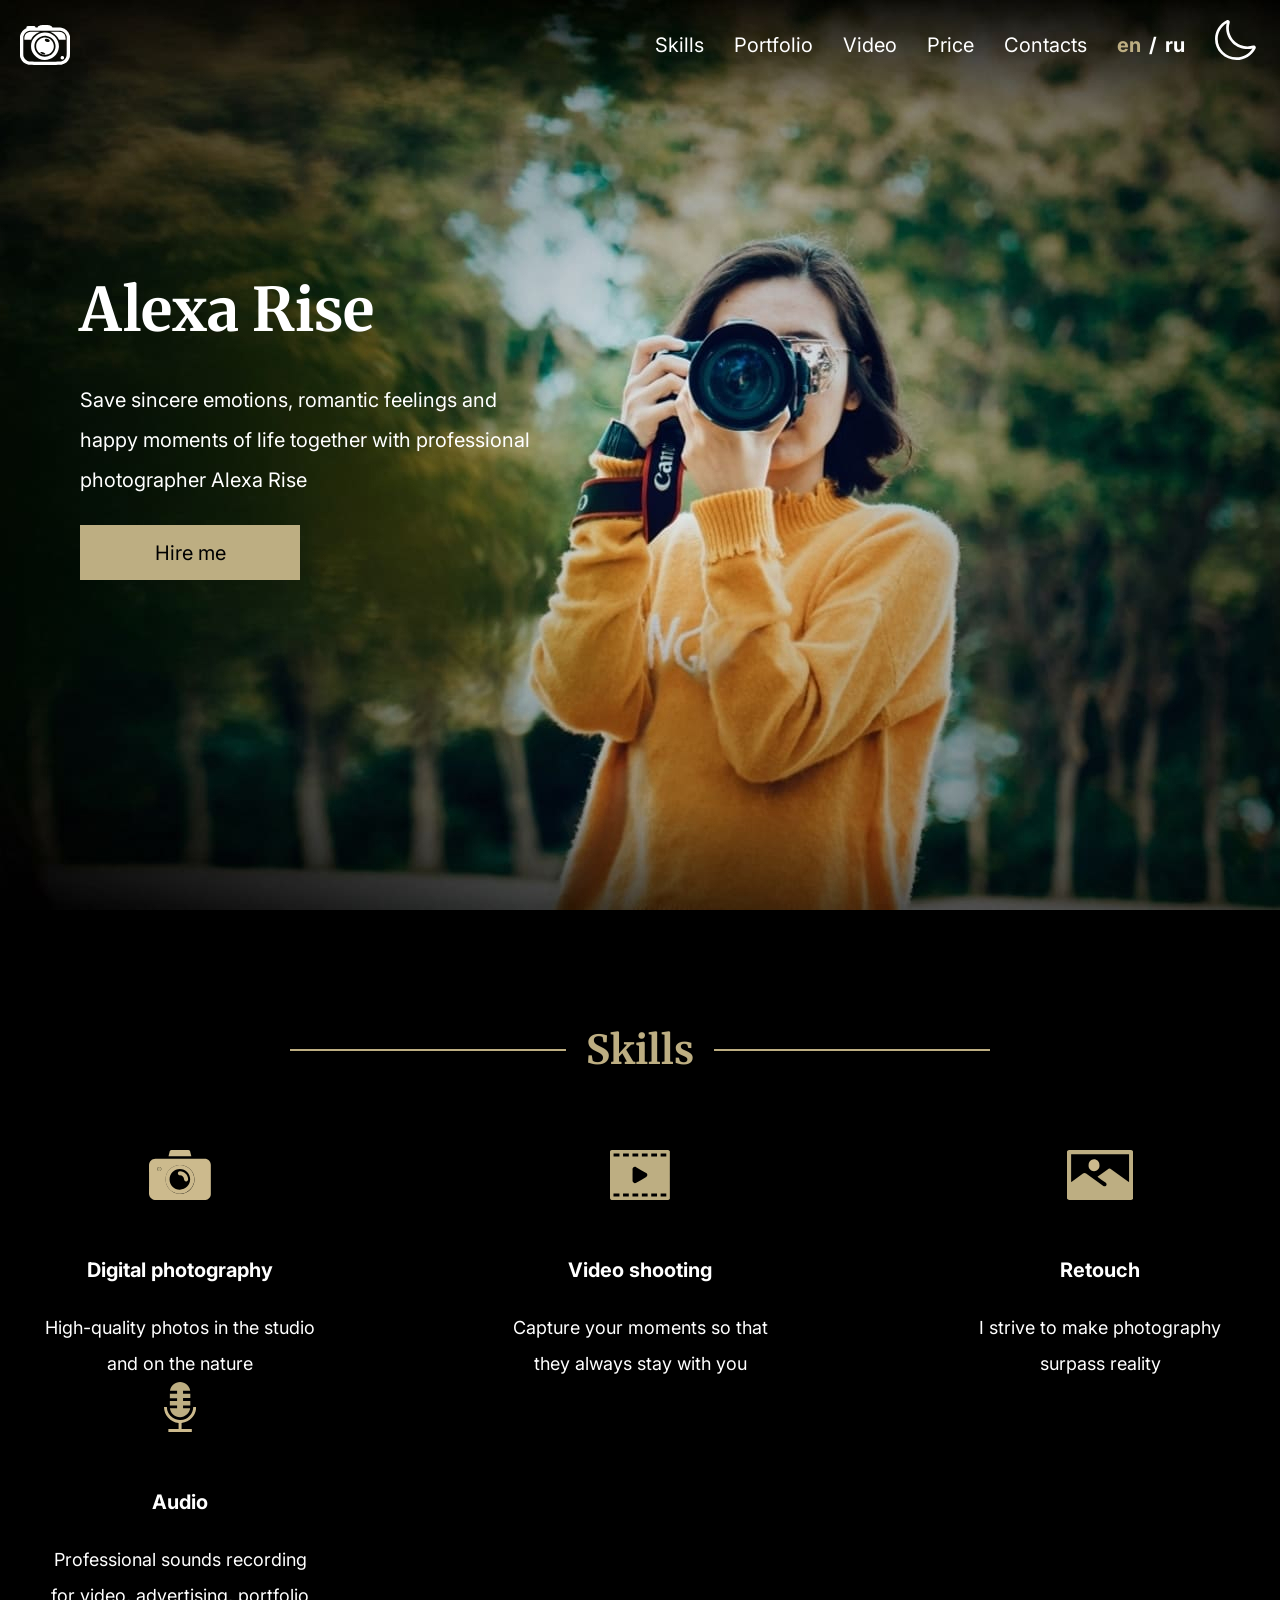
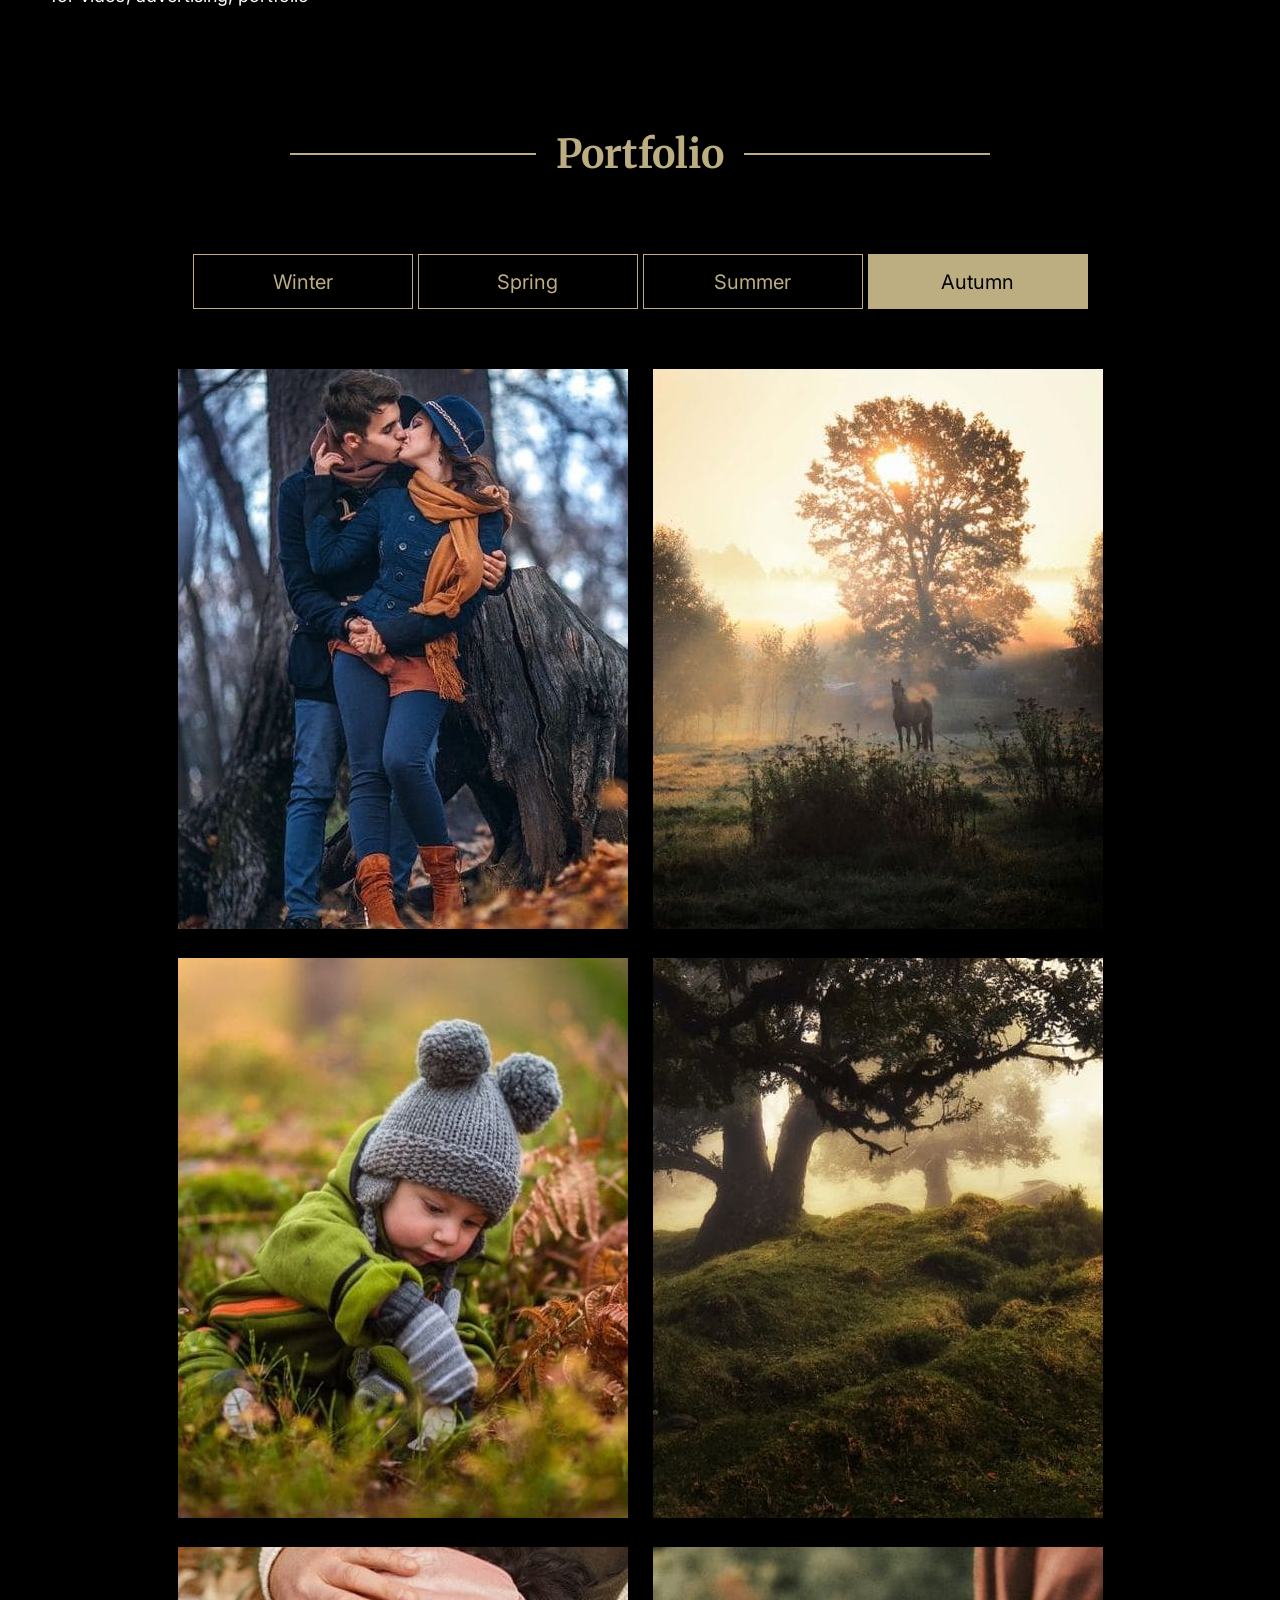
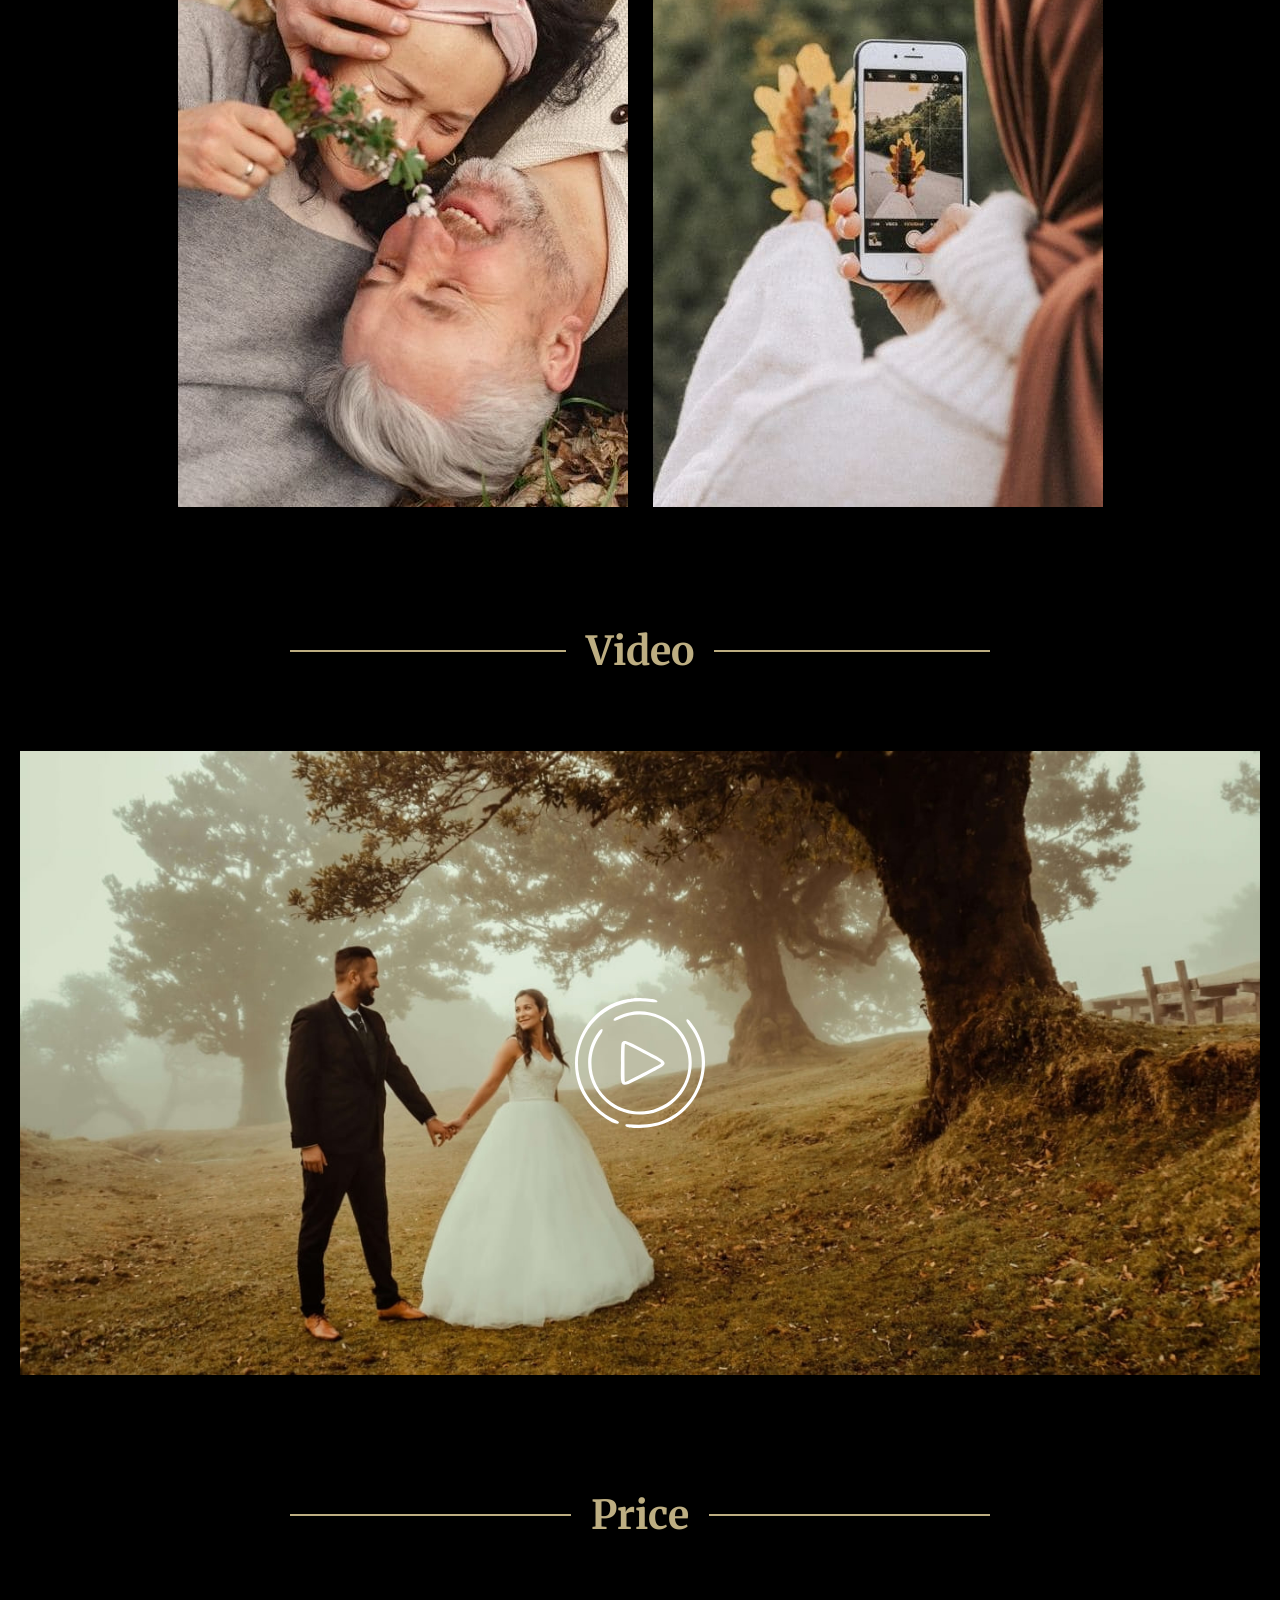
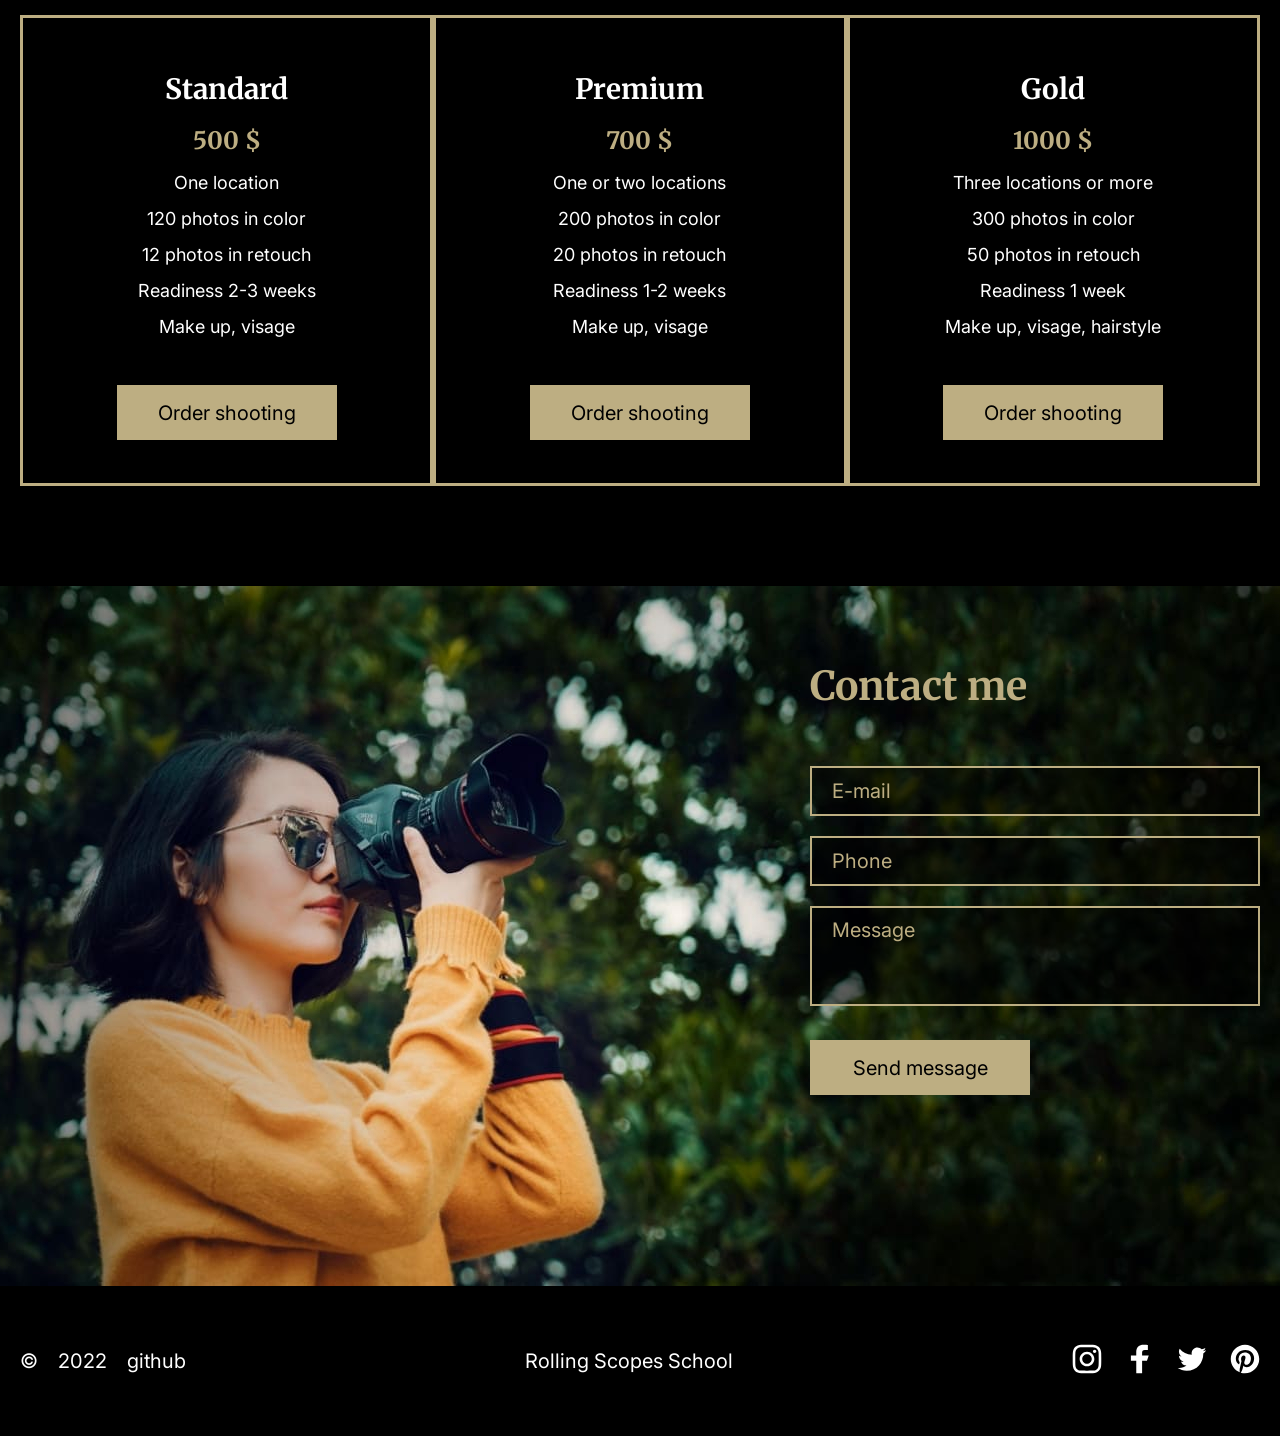
<file: index.html>
<!DOCTYPE html>
<html lang="en">

<head>
    <meta charset="UTF-8">
    <meta http-equiv="X-UA-Compatible" content="IE=edge">
    <meta name="viewport" content="width=device-width, initial-scale=1.0">
    <title>portfolio</title>
    <link rel="preconnect" href="https://fonts.googleapis.com">
    <link rel="preconnect" href="https://fonts.gstatic.com" crossorigin>
    <link href="https://fonts.googleapis.com/css2?family=Inter:wght@400;700&family=Merriweather&display=swap"
        rel="stylesheet">
    <link rel="icon" href="assets/svg/camera.ico">
    <link rel="stylesheet" href="style.css">
</head>

<body>
    <div class="overlay"></div>
    <header class="header">
        <div class="container header-container">
            <div class="header__bg"></div>
            <div class="logo"></div>
            <nav class="nav header__nav">
                <ul class="nav-list header__nav-list">
                    <li class="nav-item header__nav-link">
                        <a href="#skills" data-i18="skills" class="nav-link">
                            Skills
                        </a>
                    </li>
                    <li class="nav-item header__nav-link">
                        <a href="#portfolio" data-i18="portfolio" class="nav-link">
                            Portfolio
                        </a>
                    </li>
                    <li class="nav-item header__nav-link">
                        <a href="#video" data-i18="video" class="nav-link">
                            Video
                        </a>
                    </li>
                    <li class="nav-item header__nav-link">
                        <a href="#price" data-i18="price" class="nav-link">
                            Price
                        </a>
                    </li>
                    <li class="nav-item header__nav-link">
                        <a href="#contacts" data-i18="contacts" class="nav-link">
                            Contacts
                        </a>
                    </li>
                </ul>
            </nav>
            <div class="language-switch">
                <a class="language-link en active" href="#">en</a>
                <p class="slash">/</p>
                <a class="language-link ru" href="#">ru</a>
            </div>
     <!-- BURGER
        <div class="three col">
            <div class="hamburger" id="hamburger-1">
                <span class="line"></span>
                <span class="line"></span>
                <span class="line"></span>
            </div>
        </div> -->
            <!-- LIGHT-THEME BUTTON -->
            <button class="switch_theme"></button>
            <!-- BURGER-->
            <div class="three col">
                <div class="hamburger" id="hamburger-1">
                    <span class="line"></span>
                    <span class="line"></span>
                    <span class="line"></span>
                </div>
            </div>
        </div>
    </header>
    <main>
        <!-- HERO -->
        <section class="hero">
            <div class="container">
                <!-- title -->
                <div class="hero-content-box">
                    <h1 class="hero-title" data-i18="hero-title">Alexa Rise</h1>
                    <p class="hero-text" data-i18="hero-text">
                        Save sincere emotions, romantic feelings and
                        happy moments of life together with
                        professional
                        photographer Alexa Rise
                    </p>
                    <button class="btn" data-i18="hire" type="button">
                        Hire me</button>
                </div>
            </div>
        </section>
        <!-- SKILLS -->
        <section class="skills" id="skills">
            <div class="container">
                <div class="wrapper">
                    <h2 class="section-title" data-i18="skills">Skills</h2>
                </div>

                <div class="skills__items-list">
                    <div class="skill__item">
                        <h3 class="item__title" data-i18="skill-title-1">Digital photography</h3>
                        <p class="item__text" data-i18="skill-text-1">High-quality photos in the studio and on the nature</p>
                    </div>
                    <div class="skill__item">
                        <h3 class="item__title" data-i18="skill-title-2">Video shooting</h3>
                        <p class="item__text" data-i18="skill-text-2">Capture your moments so that they always stay with you</p>
                    </div>
                    <div class="skill__item">
                        <h3 class="item__title" data-i18="skill-title-3">Retouch</h3>
                        <p class="item__text" data-i18="skill-text-3">I strive to make photography surpass reality</p>
                    </div>
                    <div class="skill__item">
                        <h3 class="item__title" data-i18="skill-title-4">Audio</h3>
                        <p class="item__text" data-i18="skill-text-4">Professional sounds recording for video, advertising, portfolio</p>
                    </div>
                </div>
            </div>
        </section>
        <!-- PORTFOLIO -->
        <section class="portfolio" id="portfolio">
            <div class="container">
                <div class="wrapper">
                    <h2 class="section-title" data-i18="portfolio">Portfolio</h2>
                </div>
                <!-- radio buttons -->
                <ul class="portfolio-btn-list">
                    <li class="portfolio-btn-item">
                        <button class="portfolio-btn btn" data-season="winter" data-i18="winter" type="button">Winter</button>
                    </li>
                    <li class="portfolio-btn-item">
                        <button class="portfolio-btn btn"data-season="spring" data-i18="spring" type="button">Spring</button>
                    </li>
                    <li class="portfolio-btn-item">
                        <button class="portfolio-btn btn" data-season="summer" data-i18="summer" type="button">Summer</button>
                    </li>
                    <li class="portfolio-btn-item">
                        <button class="portfolio-btn btn portfolio-btn-active" data-season="autumn" data-i18="autumn" type="button">Autumn</button>
                    </li>
                </ul>
                <!-- img -->
                 <ul class="portfolio-items-img">
                    <li class="portfolio-item">
                        <img class="portfolio-img" src="assets/img/autumn/1.jpg" alt="photo_1">
                    </li>
                    <li class="portfolio-item">
                        <img class="portfolio-img" src="assets/img/autumn/2.jpg" alt="photo_2">
                    </li>
                    <li class="portfolio-item">
                        <img class="portfolio-img" src="assets/img/autumn/3.jpg" alt="photo_3">
                    </li>
                    <li class="portfolio-item">
                        <img class="portfolio-img" src="assets/img/autumn/4.jpg" alt="photo_4">
                    </li>
                    <li class="portfolio-item">
                        <img class="portfolio-img" src="assets/img/autumn/5.jpg" alt="photo_5">
                    </li>
                    <li class="portfolio-item">
                        <img class="portfolio-img" src="assets/img/autumn/6.jpg" alt="photo_6">
                    </li>
                </ul>
            </div>
        </section>
        <!-- VIDEO -->
        <section class="video section" id="video">
            <div class="container">
                <div class="wrapper">
                    <h2 class="section-title" data-i18="video">Video</h2>
                </div>
                <div class="video-player">
                    <img src="./assets/img/video-player.jpg" alt="bride and groom">
                    <button class="video-btn video-btn-color"></button>
                </div>
            </div>
        </section>
        <!-- PRISE-->
        <section class="price section" id="price">
            <div class="container">
                <div class="wrapper">
                    <h2 class="section-title" data-i18="price">Price</h2>
                </div>
                <div class="price-block">
                    <article class="price-cart">
                        <h3 class="price-title" data-i18="standard">Standard</h3>
                        <p class="price-tag" data-i18="portfolio">500 $</p>
                        <span class="price-description" data-i18="price-description-1-span-1">One location</span>
                        <span class="price-description" data-i18="price-description-1-span-2">120 photos in color</span>
                        <span class="price-description" data-i18="price-description-1-span-3">12 photos in retouch</span>
                        <span class="price-description" data-i18="price-description-1-span-4">Readiness 2-3 weeks</span>
                        <span class="price-description" data-i18="price-description-1-span-5">Make up, visage</span>
                        <button class="price-button btn" type="button" data-i18="order" data-modal-open>Order shooting
                        </button>
                    </article>
                    <article class="price-cart">
                        <h3 class="price-title" data-i18="premium">Premium</h3>
                        <p class="price-tag">700 $</p>
                        <span class="price-description" data-i18="price-description-2-span-1">One or two locations</span>
                        <span class="price-description" data-i18="price-description-2-span-2">200 photos in color</span>
                        <span class="price-description" data-i18="price-description-2-span-3">20 photos in retouch</span>
                        <span class="price-description" data-i18="price-description-2-span-4">Readiness 1-2 weeks</span>
                        <span class="price-description" data-i18="price-description-2-span-5">Make up, visage</span>
                        <button class="price-button btn" type="button" data-i18="order" data-modal-open>Order shooting</button>
                    </article>
                    <article class="price-cart">
                        <h3 class="price-title" data-i18="gold">Gold</h3>
                        <p class="price-tag">1000 $</p>
                        <span class="price-description" data-i18="price-description-3-span-1">Three locations or more</span>
                        <span class="price-description" data-i18="price-description-3-span-2">300 photos in color</span>
                        <span class="price-description" data-i18="price-description-2-span-3">50 photos in retouch</span>
                        <span class="price-description" data-i18="price-description-3-span-4">Readiness 1 week</span>
                        <span class="price-description" data-i18="price-description-3-span-5">Make up, visage, hairstyle</span>
                        <button class="price-button btn" data-i18="order" type="button">Order shooting</button>
                    </article>
                </div>
            </div>
        </section>
        <!-- CONTACTS -->
        <section class="contacts" id="contacts">
            <div class="container">
                <div class="wrapper-contacts">
                    <form class="form-contacts">
                        <h2 class="section-title form-title" data-i18="contact-me">Contact me</h2>
                        <input class="form-input" data-i18="e-mail" type="email" name="mail" id="contact-mail" placeholder="E-mail" />
                        <input class="form-input" data-i18="phone" type="tel" name="phone" id="contact-phone" placeholder="Phone">
                        <textarea class="form-input" data-i18="message" name="message" placeholder="Message"></textarea>
                        <button class="form-btn btn" data-i18="send-message" type="button">Send message</button>
                    </form>
                </div>
            </div>
        </section>
    </main>
    <footer>
        <section class="footer footer-block">
            <div class="container">
                <h3 class="footer-title">footer</h3>
                <div class="footer-block">
                    <!-- github -->
                    <ul class="footer-data">
                        <li class="footer-item">©</li>
                        <li class="footer-item">2022</li>
                        <li class="">
                            <a class="footer-item link" href="https://github.com/Suizanna" target="_blank">
                                github
                            </a>
                        </li>
                    </ul>
                    <!-- Rolling Scopes School -->
                    <ul>
                        <li class="footer-school">
                            <a class="footer-school-item link" href="https://rs.school/js-stage0/" target="_blank">
                                Rolling Scopes School
                            </a>
                        </li>
                    </ul>
                    <!-- icons -->
                    <ul class="icon-list">
                        <li class="icon-list-item">
                            <a href="#">
                                <svg class="icon">
                                    <use xlink:href="./assets/svg/sprite.svg#instagram"></use>
                                </svg>
                            </a>
                        </li>
                        <li class="icon-list-item">
                            <a href="#">
                                <svg class="icon">
                                    <use xlink:href="./assets/svg/sprite.svg#facebook"></use>
                                </svg>
                            </a>
                        </li>
                        <li class="icon-list-item">
                            <a href="#">
                                <svg class="icon">
                                    <use xlink:href="./assets/svg/sprite.svg#twitter"></use>
                                </svg>
                            </a>
                        </li>
                        <li class="icon-list-item">
                            <a href="#">
                                <svg class="icon">
                                    <use xlink:href="./assets/svg/sprite.svg#pinterest"></use>
                                </svg>
                            </a>
                        </li>
                    </ul>
                </div>
            </div>
        </section>
    </footer>
    <script type="module" src="./index.js"></script>
</body>

</html>
</file>
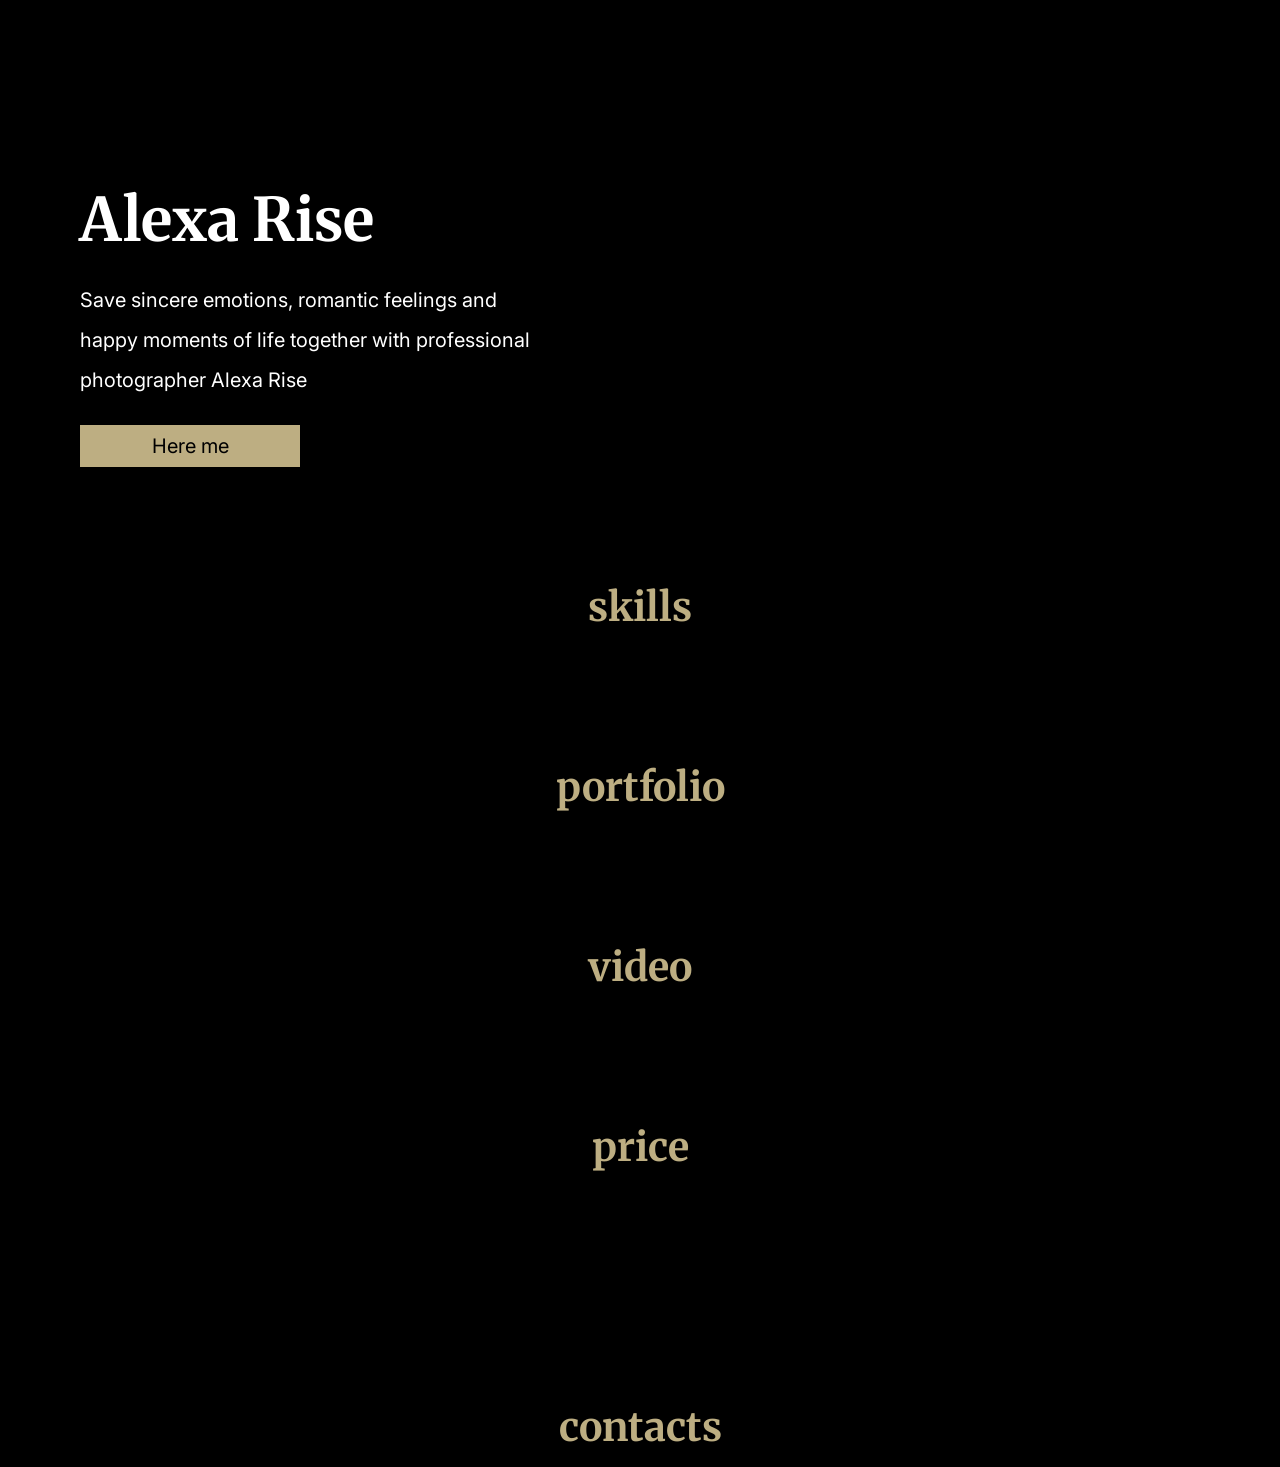
<file: portfolio/index.html>
<!DOCTYPE html>
<html lang="en">

<head>
    <meta charset="UTF-8">
    <meta http-equiv="X-UA-Compatible" content="IE=edge">
    <meta name="viewport" content="width=device-width, initial-scale=1.0">
    <title>Document</title>
    <link rel="preconnect" href="https://fonts.googleapis.com">
    <link rel="preconnect" href="https://fonts.gstatic.com" crossorigin>
    <link href="https://fonts.googleapis.com/css2?family=Inter&family=Merriweather&display=swap" rel="stylesheet">
    <link rel="stylesheet" href="style.css">

</head>

<body>
    <main>
        <!-- <header class="header">
                                <nav class="nav">
                                    <ul class="nav-list">
                                        <li class="nav-item"><a href="#skills" class="nav-link">Skills</a></li>
                                        <li class="nav-item"><a href="#portfolio" class="nav-link">Portfolio</a></li>
                                        <li class="nav-item"><a href="#video" class="nav-link">Video</a></li>
                                        <li class="nav-item"><a href="#price" class="nav-link">Price</a></li>
                                        <li class="nav-item"><a href="#contacts" class="nav-link">Contacts</a></li>
                                    </ul>
                                </nav> -->

        <!-- <span class="language">Ru</span>
                            <span class="language">/</span>
                            <span class="language">En</span> -->
        <!-- <div class="language"> -->
        <!-- <ul class="nav-list">
                                <li class="language">en</li>
                                <span class="language"> /</span>
                                <li class="language">ru</li>
                            </ul> -->
        <!-- </div> -->
        <!-- </header> -->

        <!-- HERO -->
        <section class="hero">
            <div class="container">
                <h1 class="hero-title">Alexa Rise</h1>
                <p class="hero-text">
                    Save sincere emotions, romantic feelings and</br> happy moments of life together with
                    professional</br>
                    photographer Alexa Rise
                </p>
                <button class="hero-button" type="button">
                    Here me</button>
            </div>
        </section>
        <!-- SKILLS -->
        <section class="skills" id="skills">
            <div class="container">
                <h2 class="section-title">skills</h2>
            </div>
        </section>
        <!-- PORTFOLIO -->
        <section class="portfolio" id="portfolio">
            <div class="container">
                <h2 class="section-title">portfolio</h2>
            </div>
        </section>
        <!-- VIDEO -->
        <section class="video" id="video">
            <div class="container">
                <h2 class="section-title">video</h2>
            </div>
        </section>
        <!-- PRISE-->
        <section class="price" id="price">
            <div class="container">
                <h2 class="section-title">price</h2>
            </div>
        </section>
        <!-- CONTACTS -->
        <section class="contacts" id="contacts">
            <div class="container">
                <h2 class="section-title">contacts</h2>
            </div>
        </section>
        <!-- end container -->

    </main>
    <!-- <footer class="footer">
        <h3>footer</h3>
    </footer>  -->

</body>

</html>
</file>
<file: style.css>
*,
*::before,
*::after {
  box-sizing: border-box;
}

html {
  scroll-behavior: smooth;
}

body {
  font-family: "Inter", sans-serif;
  font-style: normal;
  font-weight: 400;
  background-color: #000;
  color: #ffffff;
  margin: 0;
}

:root {
  --color-gold: #bdae82;
  --color-black: #000;
  --font1: 60px;
  --font2: 40px;
  --timingFn: cubic-bezier(0.4, 0, 0.2, 1);
}

h1,
h2,
h3,
h4,
h5,
h6,
p {
  margin-top: 0px;
  margin-bottom: 0px;
}

ul,
li,
ol {
  margin: 0;
  padding: 0;
}

img {
  display: inline-block;
  max-width: 100%;
  height: auto;
}

ul {
  list-style: none;
}

a {
  text-decoration: none;
  color: unset;
}

html,
body {
  width: 100%;
}
.container {
  width: 100%;
}
.container {
  max-width: 1440px;
  margin: 0 auto;
  padding: 0 20px;
}
@media (max-width: 768px) {
  .container {
    padding: 0 60px;
  }
}
@media screen and (min-width: 320px) and (max-width: 500px) {
  .container {
    padding: 0 20px;
  }
}
/* common styles */
.section-title {
  font-family: "Merriweather", sans-serif;
  font-style: normal;
  font-weight: bold;
  font-size: 40px;
  line-height: 80px;
  text-align: center;
  color: var(--color-gold);
  background-color: #000;
  margin-bottom: 60px;
  position: relative;
  padding: 0 20px;
}
@media (max-width: 768px) {
  .section-title {
    font-size: 32px;
    line-height: 40px;
  }
}

.btn {
  font-family: inherit;
  font-style: normal;
  font-weight: 400;
  font-size: 20px;
  line-height: 40px;
  text-align: center;
  width: 220px;
  height: 55px;
  cursor: pointer;
  border: 0;
  background-color: var(--color-gold);
  transition: all 0.3s;
}
.btn:hover {
  color: #ffffff;
  transform: scale(0.97);
  transition: all 0.5s ease;
}
/* =================== HEADER ====================== */
.header {
  padding-bottom: 20px;
  /* при светлой теме задает nav-link */
  color: #fff;
}
.header-container {
  display: flex;
  justify-content: space-between;
  position: relative;
}
.header__bg {
  background: url("./assets/img/bg.jpg");
  background-repeat: no-repeat;
  background-position: center 0;
  max-width: 1440px;
  width: 100%;
  height: 910px;
  position: absolute;
  z-index: -1;
  left: 0;
}
/* logo */
.logo {
  width: 50px;
  height: 50px;
  background-image: url("./assets/img/logo.svg");
  background-size: contain;
  background-repeat: no-repeat;
  transition: all 300ms var(--timingFn);
  margin-top: 20px;
}
.logo:hover {
  filter: invert(26%) sepia(15%) saturate(638%) hue-rotate(7deg) brightness(92%)
    contrast(87%);
}
/* nav */
.nav,
.nav-list,
.language-switch {
  display: flex;
  justify-content: space-between;
}
.nav {
  margin-left: auto;
  align-items: center;
  margin-top: 20px;
}
.nav-item {
  margin-right: 30px;
}
.nav-link {
  font-family: Inter;
  font-style: normal;
  font-weight: 400;
  font-size: 20px;
  line-height: 50px;
  transition: all 250ms var(--timingFn);
}
.nav-link:hover,
.nav-link:focus {
  color: var(--color-gold);
}
.language-switch {
  align-items: center;
  margin-top: 20px;
  margin-right: 30px;
}
.slash {
  font-weight: bold;
  font-size: 20px;
  line-height: 50px;
  color: #ffffff;
  margin-right: 8px;
}
.language-link {
  font-family: Inter;
  font-weight: bold;
  font-size: 20px;
  line-height: 50px;
  color: #ffffff;
  transition: all 250ms var(--timingFn);
}
.language-link:not(:last-child) {
  margin-right: 8px;
}
.language-link:hover,
.language-link:focus,
.language-link:active {
  color: var(--color-gold);
}
.active {
  color: var(--color-gold);
}
/* ================== Tablet header ================== */
@media (max-width: 768px) {
  .header__bg {
    background: url("./assets/img/bg-tablet.jpg");
    background-repeat: no-repeat;
    background-position: center 0;
    max-width: 768px;
    width: 100%;
    height: 590px;
  }
  .logo {
    margin-right: auto;
  }
  .nav {
    margin-top: 0px;
  }
  .nav-link {
    font-size: 35px;
    line-height: 73px;
  }
}
/* ==================== light-theme ==================== */
.light-theme {
  background-color: #ffffff;
  color: #000000;
}
.light-theme:hover {
  color: #000000;
}
/* icon */
.switch_theme {
  width: 45px;
  height: 45px;
  background-image: url(./assets/svg/moon.svg);
  background-color: transparent;
  background-repeat: no-repeat;
  border: none;
  cursor: pointer;
  margin-top: 20px;
  transition: all 0.3s;
}
.switch_theme:hover {
  filter: invert(26%) sepia(15%) saturate(638%) hue-rotate(7deg) brightness(92%)
    contrast(87%);
}
.sun {
  background-image: url("./assets/svg/sun.svg");
}
.rotate {
  transform: rotate(360deg);
}
@media (max-width: 768px) {
  .switch_theme {
    margin-right: 80px;
  }
  /* light-theme */
  .light-theme {
    background-color: #ffffff;
    color: #000000;
  }
}
/* =================== HERO====================== */
.hero {
  padding-top: 160px;
  /* padding-bottom: 345px; */
  padding-bottom: 330px;
}
.hero-content-box {
  max-width: 500px;
  margin-left: 60px;
}
.hero-title {
  font-family: Merriweather;
  font-style: normal;
  font-weight: 700;
  font-size: 60px;
  line-height: 120px;
  margin-bottom: 10px;
  color: #fff;
}
.hero-text {
  font-family: Inter;
  font-style: normal;
  font-weight: normal;
  font-size: 20px;
  line-height: 40px;
  max-width: 470px;
  margin-bottom: 25px;
  color: #fff;
}
/* =================== hero tablet ====================== */
@media (max-width: 768px) {
  .hero {
    padding-top: 78px;
    padding-bottom: 152px;
  }
  .hero-content-box {
    margin-left: 0px;
  }
  .hero-title {
    font-weight: 400;
    font-size: 32px;
    line-height: 64px;
    margin-bottom: 20px;
  }
  .hero-text {
    line-height: 24px;
    max-width: 390px;
    margin-bottom: 60px;
  }
}
/* =================== skills ====================== */
.skills {
  padding-top: 100px;
}
.wrapper {
  position: relative;
  display: flex;
  justify-content: center;
}
.wrapper::before {
  content: "";
  display: block;
  width: 700px;
  height: 2px;
  background-color: var(--color-gold);
  position: absolute;
  top: 39px;
}
/* Cart */
.skills__items-list {
  display: flex;
  flex-wrap: wrap;
  justify-content: space-between;
}
.skill__item {
  background-position: center top;
  padding-top: 100px;
  padding-right: 20px;
  padding-left: 20px;
}
.skill__item:nth-child(1) {
  background-image: url("./assets/svg/camera.svg");
  background-size: 62px 50px;
  background-repeat: no-repeat;
  background-position: center 0;
}
.skill__item:nth-child(2) {
  background-image: url("./assets/svg/video.svg");
  background-size: 60px 50px;
  background-repeat: no-repeat;
  background-position: center 0;
}
.skill__item:nth-child(3) {
  background-image: url("./assets/svg/image.svg");
  background-size: 66px 50px;
  background-repeat: no-repeat;
  background-position: center 0;
}
.skill__item:nth-child(4) {
  background-image: url("./assets/svg/mic.svg");
  background-size: 32px 50px;
  background-repeat: no-repeat;
  background-position: center 0;
}
.item__title {
  display: flex;
  justify-content: center;
  font-family: Inter;
  font-style: normal;
  font-weight: bold;
  font-size: 20px;
  line-height: 40px;
  text-align: center;
  width: 280px;
  margin-bottom: 20px;
}
.item__text {
  width: 280px;
  font-family: Inter;
  font-style: normal;
  font-weight: normal;
  font-size: 18px;
  line-height: 36px;
  text-align: center;
}

@media (max-width: 1024px) {
  .skills__items-list {
    gap: 40px;
    justify-content: center;
  }
}
@media (max-width: 768px) {
  .skills {
    padding-top: 80px;
    /* padding-top: 100px;
    padding-bottom: 13px; */
  }
  .section-title {
    margin-bottom: 50px;
    /* margin-bottom: 70px; */
  }
  .wrapper::before {
    max-width: 364px;
    top: 20px;
  }
  .skills__items-list {
    padding-bottom: 27px;
  }

  .skill__item {
    max-width: 300px;
    /* width: 100%; */
    padding-bottom: 40px;
    padding-right: 10px;
    padding-left: 10px;
    padding: 75px 10px 0;
  }
  .item__text {
    line-height: 22px;
  }
}
@media screen and (min-width: 320px) and (max-width: 767px) {
  .wrapper::before {
    max-width: 250px;
  }
  .skill__item {
    padding: 75px 10px 0;
    /* padding: 75px 10px 40px; */
  }
}
/* ================== portfolio ====================== */
.portfolio {
  padding-top: 100px;
}
/* btn */
.portfolio-btn-list {
  display: flex;
  justify-content: center;
  flex-wrap: wrap;
  margin-bottom: 60px;
}
.portfolio-btn-item:not(:last-child) {
  margin-right: 5px;
}
.portfolio-btn {
  color: var(--color-gold);
  background-color: transparent;
  border: 1px solid var(--color-gold);
}
.portfolio-btn:hover {
  color: #ffffff;
  background-color: var(--color-gold);
  transform: scale(0.97);
  transition: all 0.5s ease;
}
.portfolio-btn-active {
  background-color: var(--color-gold);
  color: #000;
  transition: all 0.5s ease;
}
/* img */
.portfolio-items-img {
  display: flex;
  flex-wrap: wrap;
  gap: 25px;
  justify-content: center;
}

@media (max-width: 1024px) {
  .portfolio-btn-list {
    gap: 5px;
    max-width: 445px;
    margin-right: auto;
    margin-left: auto;
  }
  .portfolio-btn-item:not(:last-child) {
    margin-right: 0px;
  }
}
/* portfolio tablet */
@media (max-width: 768px) {
  .portfolio {
    padding-top: 80px;
  }

  .portfolio-btn-item:not(:last-child) {
    margin-right: 0px;
  }
  .portfolio-items-img {
    display: flex;
    flex-direction: column;
    justify-content: center;
    align-items: center;
    gap: 44px;
    /* gap: 21px; */
  }
  .portfolio-item {
    max-width: 450px;
    height: auto;
  }
}

/* ================== video ====================== */
.video {
  padding-top: 100px;
}
.video-player {
  position: relative;
  display: flex;
  justify-content: center;
  align-items: center;
}
.video-btn {
  position: absolute;
  width: 129.86px;
  height: 130px;
  cursor: pointer;
}
.video-btn-color {
  background-image: url("./assets/svg/Play_hover.svg");
  background-repeat: no-repeat;
  background-color: transparent;
  border: 0;
  transition: all 250ms var(--timingFn);
}
.video-btn-color:hover {
  filter: invert(26%) sepia(15%) saturate(638%) hue-rotate(7deg) brightness(92%)
    contrast(87%);
}

@media (max-width: 768px) {
  .video .container {
    padding-right: 0;
    padding-left: 0;
  }
  .video {
    padding-top: 80px;
  }
  .video-btn {
    width: 64.62px;
    height: 64.69px;
  }
  .video-btn-color {
    background-image: url("./assets/svg/Play_hover-tablet.svg");
  }
}
/* ================== price ====================== */
.price {
  padding-top: 100px;
}
.price-block {
  display: flex;
  justify-content: space-between;
}
.price-block:not(:last-child) {
  margin-right: 25px;
}
.price-cart {
  display: flex;
  flex-direction: column;
  max-width: 450px;
  width: 100%;
  border: 3px solid var(--color-gold);
  align-items: center;
  padding-top: 43px;
  padding-bottom: 43px;
}
.price-title {
  font-family: Merriweather;
  font-style: normal;
  font-weight: bold;
  font-size: 28px;
  line-height: 56px;
  text-align: center;
}
.price-tag {
  font-family: Merriweather;
  font-style: normal;
  font-weight: bold;
  font-size: 24px;
  line-height: 48px;
  text-align: center;
  color: var(--color-gold);
}
.price-description {
  display: block;
  font-family: Inter;
  font-style: normal;
  font-weight: normal;
  font-size: 18px;
  line-height: 36px;
  text-align: center;
}
.price-button {
  margin-top: 40px;
}
@media (max-width: 768px) {
  .price {
    padding-top: 80px;
  }
  .price-block {
    display: flex;
    flex-direction: column;
    justify-content: center;
    align-items: center;
    gap: 44px;
  }
  .price-cart {
    max-width: 420px;
  }
}
@media (max-width: 405px) {
  .price-button {
    width: 80%;
  }
}
/* ================== contacts ================ ====== */
.contacts {
  padding-top: 100px;
}
.contacts .container {
  background: url("./assets/img/contacts.jpg");
  background-size: auto 700px;
  background-position: center center;
  background-repeat: no-repeat;
  height: 700px;
}

.wrapper-contacts {
  display: flex;
  justify-content: flex-end;
  align-items: center;
}
.form-contacts {
  width: 450px;
  height: 445px;
  margin-top: 60px;
}
.form-title {
  margin-bottom: 40px;
  background-color: transparent !important;
  color: var(--color-gold) !important;
  text-align: left;
  padding: 0;
}
input {
  height: 50px;
  margin-bottom: 20px;
}
textarea {
  height: 100px;
  resize: none;
  border-radius: 0px;
  margin-bottom: 30px;
  color: var(--color-gold);
}
.form-input {
  max-width: 450px;
  width: 100%;
  font-family: inherit;
  font-weight: normal;
  font-size: 20px;
  color: var(--color-gold);
  background-color: rgba(0, 0, 0, 0.5);
  border: 2px solid var(--color-gold);
  padding-left: 20px;
  outline: none;
}
::placeholder {
  font-family: inherit;
  font-size: 20px;
  line-height: 40px;
  color: var(--color-gold);
}

/* фона элементов input при автозаполнении в Chrome */
input:-webkit-autofill,
input:-webkit-autofill:hover,
input:-webkit-autofill:focus,
input:-webkit-autofill:active {
  -webkit-text-fill-color: #bdae82;
  transition: background-color 0s ease-in-out 9000s;
}
@media (max-width: 768px) {
  .contacts {
    padding-top: 80px;
  }
  .contacts .container {
    background: url("./assets/img/contacts-tablet.jpg");
    background-size: auto 600px;
    height: 600px;
  }
  @media (max-width: 750px) {
    .contacts .container {
      margin: 0 auto;
      background-position: -232px center;
    }
  }
  .wrapper-contacts {
    justify-content: center;
  }
  .form-contacts {
    display: flex;
    width: 100%;
    flex-direction: column;
    align-items: center;
  }
}
/* ================== footer ================== */
.footer {
  padding-top: 50px;
  padding-bottom: 50px;
  /* для белой темы */
  background-color: #000000;
  max-width: 1440px;
  margin: auto;
}
.footer-title {
  display: none;
}
.footer-block {
  display: flex;
  justify-content: space-between;
  align-items: center;
}
.footer-data {
  display: flex;
}
.footer-item {
  font-family: Inter;
  font-style: normal;
  font-weight: normal;
  font-size: 20px;
  line-height: 50px;
  color: #ffffff;
}
.footer-item:not(:last-child) {
  margin-right: 20px;
}
.footer-school-item {
  font-family: Inter;
  font-style: normal;
  font-weight: normal;
  font-size: 20px;
  line-height: 50px;
  color: #ffffff;
}
.link {
  /* color: #ffffff; */
  transition: all 250ms var(--timingFn);
}
.link:hover,
.link:focus,
.link:active {
  color: var(--color-gold);
}
/* ================== footer icon ================== */
.icon {
  width: 30px;
  height: 30px;
  fill: #ffffff;
  transition: all 250ms var(--timingFn);
}
.icon:hover {
  fill: var(--color-gold);
}

.icon-list {
  width: 188px;
  display: flex;
  align-items: center;
  justify-content: space-between;
}

@media (max-width: 768px) {
  .footer {
    padding-top: 28px;
    padding-bottom: 28px;
  }
  .footer-block {
    display: flex;
    flex-direction: column;
    align-items: center;
  }
  .footer-data {
    margin-bottom: 16px;
    justify-content: space-around;
  }
  .footer-item {
    line-height: 24px;
  }
  .footer-school {
    width: 211px;
    margin-bottom: 20px;
  }
  .footer-school-item {
    line-height: 24px;
  }
  .icon-list {
    width: 178px;
    justify-content: space-around;
  }
}

/* ================== burger ================== */
@media (max-width: 768px) {
  .hamburger {
    display: block;
    z-index: 2;
    position: absolute;
    right: 60px;
    margin-top: 20px;
    cursor: pointer;
  }
  @media screen and (min-width: 320px) and (max-width: 500px) {
    .hamburger {
      right: 20px;
    }
  }
  .hamburger .line {
    width: 50px;
    height: 3px;
    background-color: #ecf0f1;
    display: block;
    margin: 9px auto;
    -webkit-transition: all 0.3s ease-in-out;
    -o-transition: all 0.3s ease-in-out;
    transition: all 0.3s ease-in-out;
    transition: all 0.9s;
  }
  .hamburger:hover .line {
    background-color: var(--color-gold);
  }

  #hamburger-1.is-active .line:nth-child(2) {
    opacity: 0;
  }
  #hamburger-1.is-active .line:nth-child(1) {
    -webkit-transform: translateY(13px) rotate(45deg);
    -ms-transform: translateY(13px) rotate(45deg);
    -o-transform: translateY(13px) rotate(45deg);
    transform: translateY(13px) rotate(45deg);
  }
  #hamburger-1.is-active .line:nth-child(3) {
    -webkit-transform: translateY(-13px) rotate(-45deg);
    -ms-transform: translateY(-13px) rotate(-45deg);
    -o-transform: translateY(-13px) rotate(-45deg);
    transform: translateY(-13px) rotate(-45deg);
  }

  /* burger close */
  /* .fixed {
    position: fixed;
    right: 60px;
  } */
  /* ======================================= */
  /* стили для модалки */
  .header__nav {
    position: fixed;
    right: -620px;
    top: 0;
    max-width: 620px;
    width: 100%;
    height: 100%;
    background-color: var(--color-black);
    transition: all 0.9s;
    z-index: 1;
  }

  .header__nav-list {
    display: flex;
    text-align: left;
    flex-direction: column;
    line-height: 88px;
    font-size: 35px;
    /* margin-top: -235px; */
    margin-left: 127px;
  }
  @media screen and (min-width: 320px) and (max-width: 399px) {
    .header__nav-list {
      margin-left: 90px;
    }
  }
  .header__nav-link {
    transition: all 0.3s;
  }

  /* открытие модал */
  .header__nav.open {
    right: 0;
  }

  /* стили overlay */
  .overlay {
    position: fixed;
    display: none;
    width: 100%;
    height: 100%;
    top: 0;
    left: 0;
    right: 0;
    bottom: 0;
    background-color: rgba(0, 0, 0, 0.5);
    z-index: 1;
    cursor: pointer;
  }
  .block {
    display: block;
  }

  /* запрет scroll */
  .over-hid {
    overflow: hidden;
  }
}
</file>
<file: portfolio/style.css>
* {
  box-sizing: border-box;
}
* {
  padding: 0;
  margin: 0;
}
html {
  scroll-behavior: smooth; 
}

body {
  font-family: "Inter", sans-serif;
  font-weight: 400;
  background-color: #000;
  color: #FFFFFF;
}

h1,
h2,
h3,
h4,
h5,
h6,
p {
  margin-top: 0px;
  margin-bottom: 0px;
}

.container {
  max-width: 1440px;
  margin: 0 auto;
}

/* =================== HERO====================== */
.hero {
    padding-top: 160px;
}
 .hero-title{
  font-family: Merriweather;
  font-style: normal;
  font-weight: 700;
  font-size: 60px;
  line-height: 120px;
  margin-left: 80px;
} 

.hero-text {
  font-family: Inter;
  font-style: normal;
  font-weight: normal;
  font-size: 20px;
  line-height: 40px;
  margin-left: 80px;
}

.hero-button {
  font-family: Inter;
  font-style: normal;
  font-weight: 400;
  font-size: 20px;
  line-height: 40px;
  text-align: center;
  width: 220px;
  margin-left: 80px;
  margin-top: 25px;
  cursor: pointer;
  border: 1px solid transparent;
  background-color: #bdae82;
}

/* =================== skills ====================== */
/* section */
.skills {
   padding-top: 100px;
}

.section-title {
  font-family: Merriweather;
  font-style: normal;
  font-weight: 700;
  font-size: 40px;
  line-height: 80px;
  text-align: center;
  color: #BDAE82;
}
/* ================== portfolio ====================== */
/* section */
.portfolio {
    padding-top: 100px;  
}
/* ================== video ====================== */
.video {
    padding-top: 100px;  
}
/* ================== price ====================== */
.price {
  padding-top: 100px;
  padding-bottom: 100px;
}
/* ================== contacts ====================== */
.contacts {
   padding-top: 100px;
}

/* ================== footer ====================== */
/* .footer {
 background-color: red;
} */
</file>
